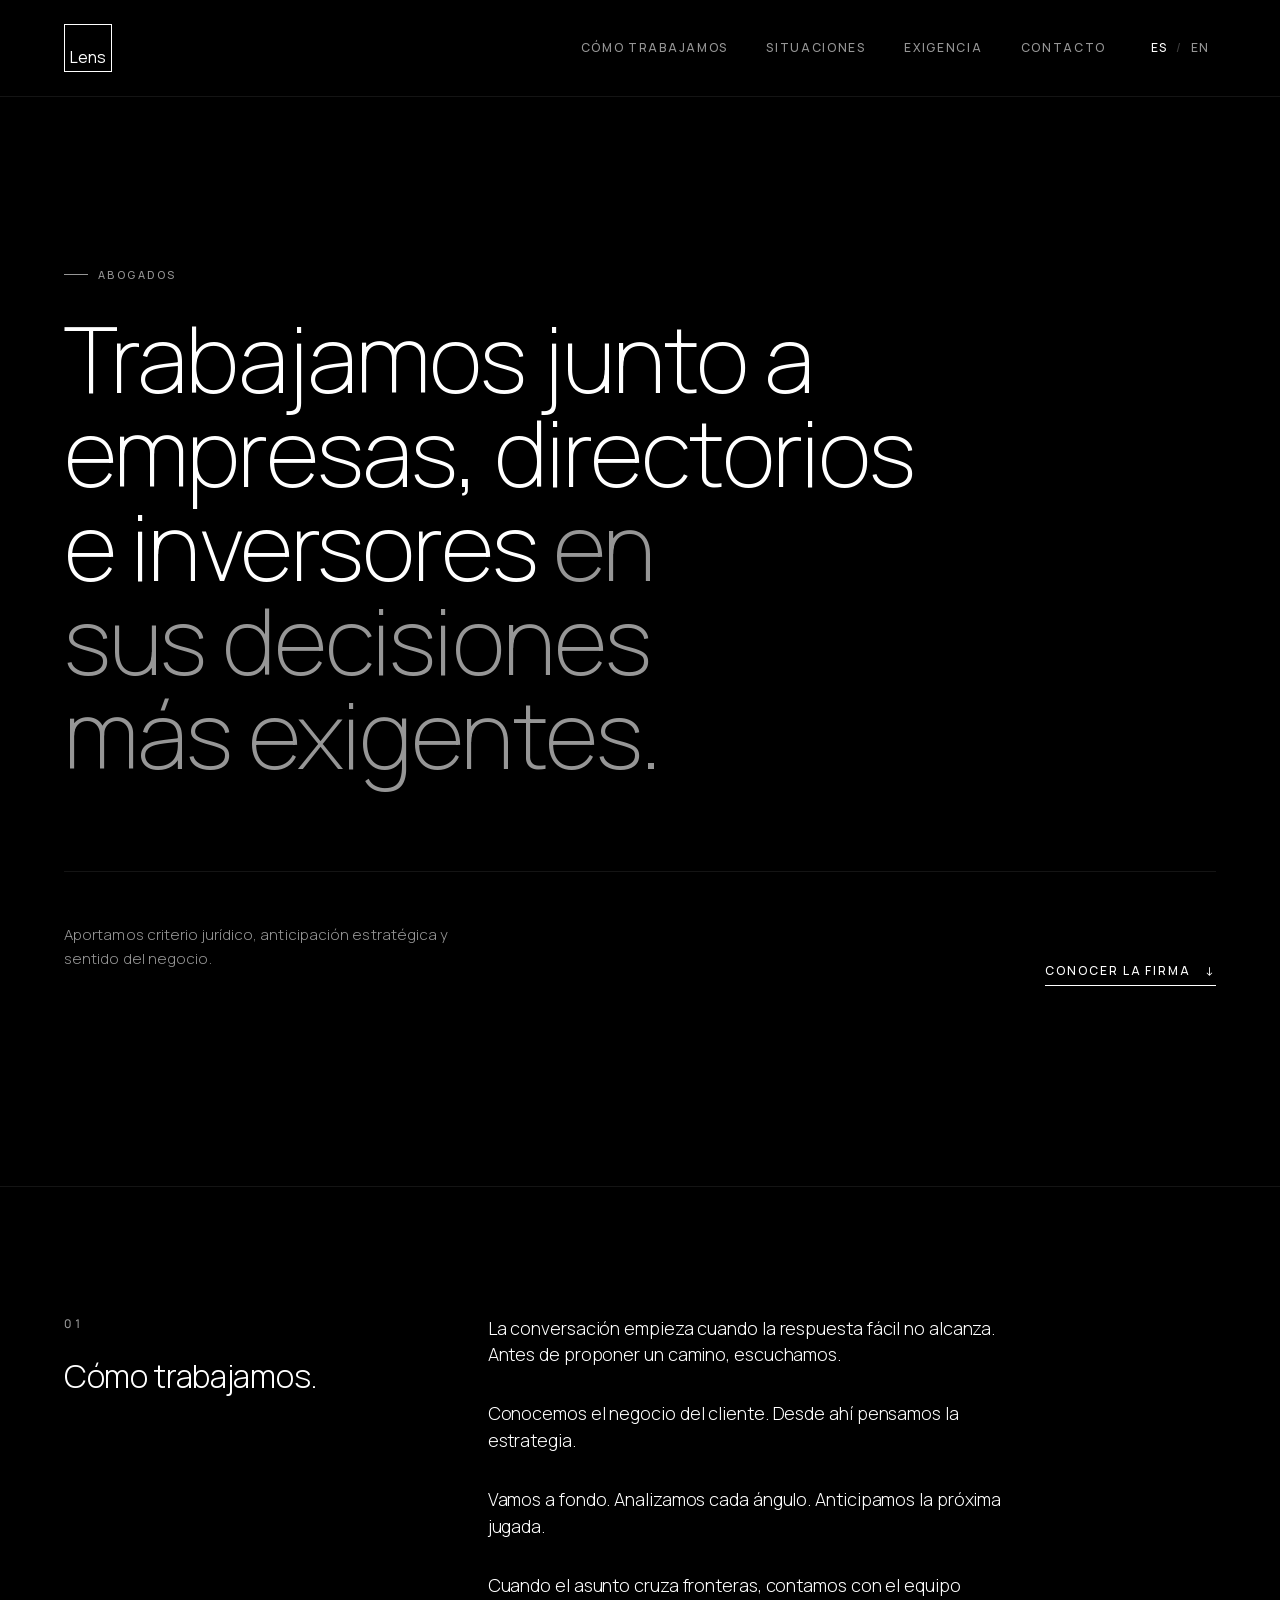
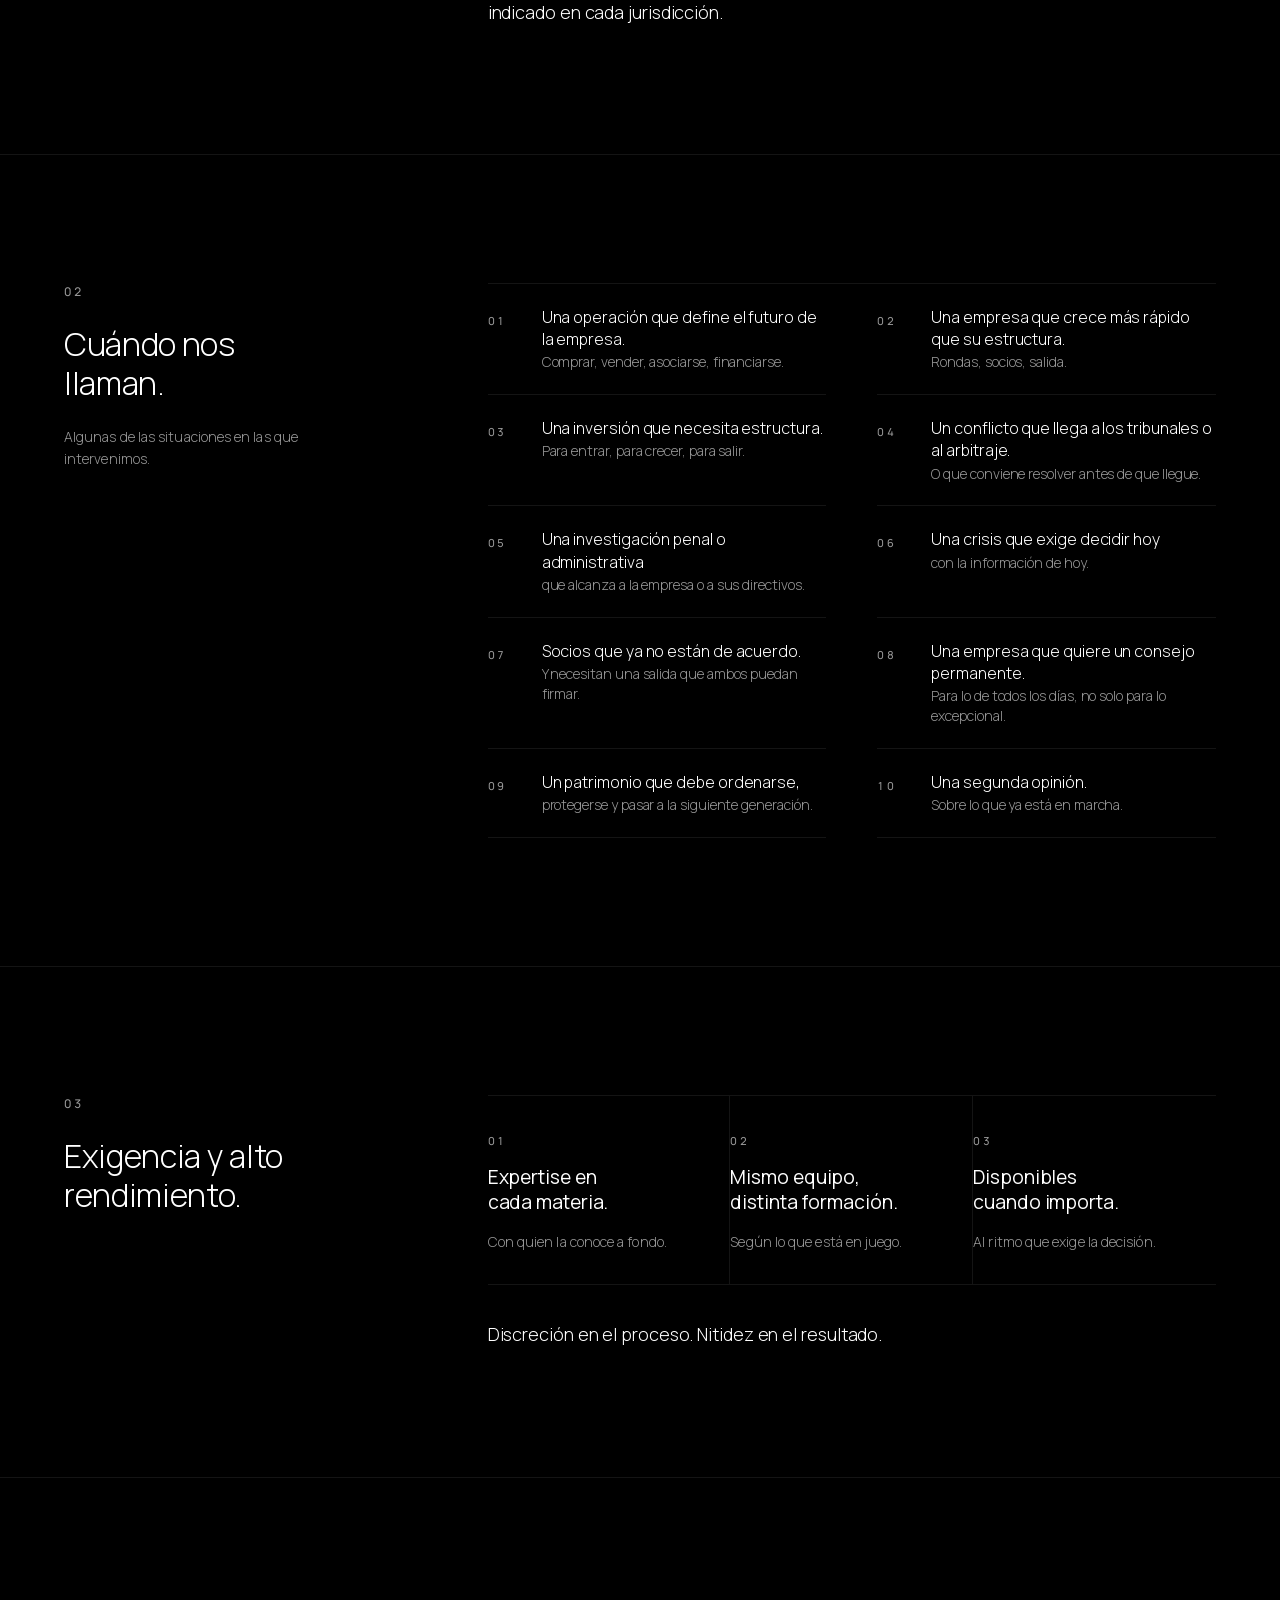
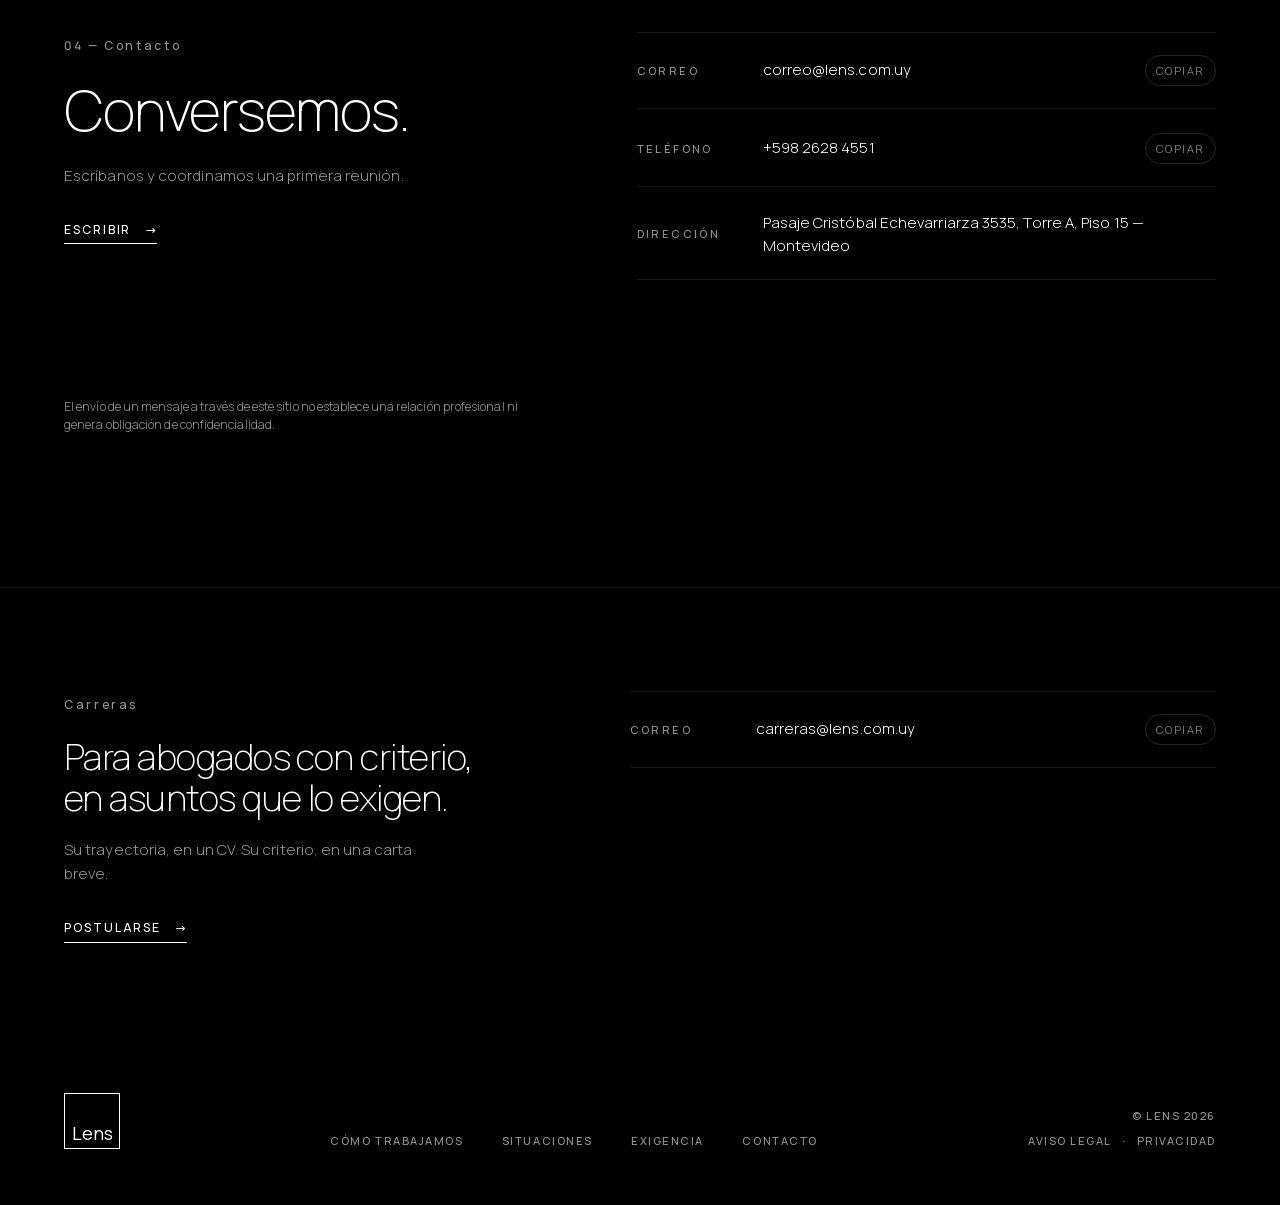
<file: index.html>
<!doctype html>
<html lang="es">
<head>
<meta charset="utf-8">
<meta name="viewport" content="width=device-width,initial-scale=1,viewport-fit=cover">
<title>Lens — Abogados</title>
<meta name="description" content="Lens trabaja junto a empresas, directorios e inversores en sus decisiones más exigentes. Criterio jurídico, anticipación estratégica y sentido del negocio.">
<link rel="canonical" href="https://lens.com.uy/">
<link rel="alternate" hreflang="es" href="https://lens.com.uy/">
<link rel="alternate" hreflang="en" href="https://lens.com.uy/en/">
<link rel="alternate" hreflang="x-default" href="https://lens.com.uy/">

<meta property="og:type" content="website">
<meta property="og:site_name" content="Lens">
<meta property="og:url" content="https://lens.com.uy/">
<meta property="og:title" content="Lens — Abogados">
<meta property="og:description" content="Trabajamos junto a empresas, directorios e inversores en sus decisiones más exigentes.">
<meta property="og:locale" content="es_UY">
<meta property="og:locale:alternate" content="en_US">
<meta property="og:image" content="https://lens.com.uy/assets/og-image.png">
<meta property="og:image:width" content="1200">
<meta property="og:image:height" content="630">
<meta property="og:image:alt" content="Lens">
<meta name="twitter:card" content="summary_large_image">

<meta name="theme-color" content="#000000">
<link rel="icon" href="/favicon.ico" sizes="32x32">
<link rel="icon" href="/icon.png" type="image/png" sizes="192x192">
<link rel="apple-touch-icon" href="/apple-touch-icon.png">

<link rel="preload" href="assets/fonts/manrope-latin.woff2" as="font" type="font/woff2" crossorigin>
<link rel="stylesheet" href="assets/styles.css">

<script type="application/ld+json">
{
  "@context": "https://schema.org",
  "@type": "LegalService",
  "@id": "https://lens.com.uy/#firm",
  "name": "Lens",
  "url": "https://lens.com.uy/",
  "logo": "https://lens.com.uy/assets/logo.png",
  "image": "https://lens.com.uy/assets/og-image.png",
  "description": "Lens trabaja junto a empresas, directorios e inversores en sus decisiones más exigentes. Criterio jurídico, anticipación estratégica y sentido del negocio.",
  "email": "correo@lens.com.uy",
  "telephone": "+598 2628 4551",
  "address": {
    "@type": "PostalAddress",
    "streetAddress": "Pasaje Cristóbal Echevarriarza 3535, Torre A, Piso 15",
    "addressLocality": "Montevideo",
    "addressCountry": "UY"
  },
  "knowsLanguage": ["es", "en"]
}
</script>
</head>
<body>

<a class="skip" href="#top">Saltar al contenido</a>

<header class="top shell">
  <a href="#top" class="mark" aria-label="Lens"><span>Lens</span></a>
  <nav class="nav" aria-label="Principal">
    <a href="#firma" class="nav-link">Cómo trabajamos</a>
    <a href="#situaciones" class="nav-link">Situaciones</a>
    <a href="#principios" class="nav-link">Exigencia</a>
    <a href="#contacto" class="nav-link">Contacto</a>
    <span class="lang" role="group" aria-label="Idioma">
      <a href="./" hreflang="es" lang="es" aria-current="true">ES</a>
      <span class="sep" aria-hidden="true">/</span>
      <a href="en/" hreflang="en" lang="en">EN</a>
    </span>
  </nav>
</header>

<main id="top">

  <!-- HERO -->
  <section class="hero shell" aria-labelledby="hero-h">
    <div>
      <span class="eyebrow">Abogados</span>
      <h1 id="hero-h" class="hero-title" style="margin-top: 28px;">
        Trabajamos junto a empresas, directorios e inversores <em>en sus decisiones más exigentes.</em>
      </h1>
    </div>
    <div class="hero-foot">
      <p class="hero-lead">Aportamos criterio jurídico, anticipación estratégica y sentido del negocio.</p>
      <a href="#firma" class="hero-cta">
        Conocer la firma
        <span class="arrow" aria-hidden="true">↓</span>
      </a>
    </div>
  </section>

  <!-- FIRMA -->
  <section class="section shell" id="firma" aria-labelledby="firma-h">
    <div class="sec-head">
      <span class="sec-num">01</span>
      <h2 id="firma-h" class="sec-kicker">Cómo trabajamos.</h2>
    </div>
    <div class="firma-body">
      <p>La conversación empieza cuando la respuesta fácil no alcanza. Antes de proponer un camino, escuchamos.</p>
      <p>Conocemos el negocio del cliente. Desde ahí pensamos la estrategia.</p>
      <p>Vamos a fondo. Analizamos cada ángulo. Anticipamos la próxima jugada.</p>
      <p>Cuando el asunto cruza fronteras, contamos con el equipo indicado en cada jurisdicción.</p>
    </div>
  </section>

  <!-- SITUACIONES -->
  <section class="section shell" id="situaciones" aria-labelledby="situaciones-h">
    <div class="sec-head">
      <span class="sec-num">02</span>
      <h2 id="situaciones-h" class="sec-kicker">Cuándo nos llaman.</h2>
      <p class="sec-intro">Algunas de las situaciones en las que intervenimos.</p>
    </div>
    <ul class="sits" role="list">
      <li class="sit">
        <span class="sit-num">01</span>
        <div>
          <p>Una operación que define el futuro de la empresa.</p>
          <p class="sit-sub">Comprar, vender, asociarse, financiarse.</p>
        </div>
      </li>
      <li class="sit">
        <span class="sit-num">02</span>
        <div>
          <p>Una empresa que crece más rápido que su estructura.</p>
          <p class="sit-sub">Rondas, socios, salida.</p>
        </div>
      </li>
      <li class="sit">
        <span class="sit-num">03</span>
        <div>
          <p>Una inversión que necesita estructura.</p>
          <p class="sit-sub">Para entrar, para crecer, para salir.</p>
        </div>
      </li>
      <li class="sit">
        <span class="sit-num">04</span>
        <div>
          <p>Un conflicto que llega a los tribunales o al arbitraje.</p>
          <p class="sit-sub">O que conviene resolver antes de que llegue.</p>
        </div>
      </li>
      <li class="sit">
        <span class="sit-num">05</span>
        <div>
          <p>Una investigación penal o administrativa</p>
          <p class="sit-sub">que alcanza a la empresa o a sus directivos.</p>
        </div>
      </li>
      <li class="sit">
        <span class="sit-num">06</span>
        <div>
          <p>Una crisis que exige decidir hoy</p>
          <p class="sit-sub">con la información de hoy.</p>
        </div>
      </li>
      <li class="sit">
        <span class="sit-num">07</span>
        <div>
          <p>Socios que ya no están de acuerdo.</p>
          <p class="sit-sub">Y necesitan una salida que ambos puedan firmar.</p>
        </div>
      </li>
      <li class="sit">
        <span class="sit-num">08</span>
        <div>
          <p>Una empresa que quiere un consejo permanente.</p>
          <p class="sit-sub">Para lo de todos los días, no solo para lo excepcional.</p>
        </div>
      </li>
      <li class="sit">
        <span class="sit-num">09</span>
        <div>
          <p>Un patrimonio que debe ordenarse,</p>
          <p class="sit-sub">protegerse y pasar a la siguiente generación.</p>
        </div>
      </li>
      <li class="sit">
        <span class="sit-num">10</span>
        <div>
          <p>Una segunda opinión.</p>
          <p class="sit-sub">Sobre lo que ya está en marcha.</p>
        </div>
      </li>
    </ul>
  </section>

  <!-- PILARES -->
  <section class="section shell" id="principios" aria-labelledby="principios-h">
    <div class="sec-head">
      <span class="sec-num">03</span>
      <h2 id="principios-h" class="sec-kicker">Exigencia y alto rendimiento.</h2>
    </div>
    <div>
      <div class="pillars">
        <div class="pillar">
          <span class="pillar-num">01</span>
          <h3>Expertise en cada materia.</h3>
          <p>Con quien la conoce a fondo.</p>
        </div>
        <div class="pillar">
          <span class="pillar-num">02</span>
          <h3>Mismo equipo, distinta formación.</h3>
          <p>Según lo que está en juego.</p>
        </div>
        <div class="pillar">
          <span class="pillar-num">03</span>
          <h3>Disponibles cuando importa.</h3>
          <p>Al ritmo que exige la decisión.</p>
        </div>
      </div>
      <p class="pillars-close">Discreción en el proceso. Nitidez en el resultado.</p>
    </div>
  </section>

  <!-- CONTACTO -->
  <section class="shell" id="contacto" aria-labelledby="contacto-h">
    <div class="contact">
      <div>
        <span class="sec-num">04 — Contacto</span>
        <h2 id="contacto-h" class="contact-title" style="margin-top: 24px;">Conversemos.</h2>
        <p class="contact-sub">Escríbanos y coordinamos una primera reunión.</p>
        <div class="contact-actions">
          <a class="hero-cta" href="mailto:correo@lens.com.uy?subject=Primera%20reuni%C3%B3n">Escribir <span class="arrow" aria-hidden="true">→</span></a>
        </div>
      </div>
      <div class="contact-list" role="list">
        <div class="contact-row" role="listitem">
          <span class="label">Correo</span>
          <a class="value" href="mailto:correo@lens.com.uy" data-copy="correo@lens.com.uy">correo@lens.com.uy</a>
          <button class="copy" type="button" data-copy-trigger="correo@lens.com.uy" aria-label="Copiar correo">Copiar</button>
        </div>
        <div class="contact-row" role="listitem">
          <span class="label">Teléfono</span>
          <a class="value" href="tel:+59826284551" data-copy="+598 2628 4551">+598 2628 4551</a>
          <button class="copy" type="button" data-copy-trigger="+598 2628 4551" aria-label="Copiar teléfono">Copiar</button>
        </div>
        <div class="contact-row" role="listitem">
          <span class="label">Dirección</span>
          <address class="value">Pasaje Cristóbal Echevarriarza 3535, Torre A, Piso 15 — Montevideo</address>
          <span></span>
        </div>
      </div>
      <p class="legal-note">El envío de un mensaje a través de este sitio no establece una relación profesional ni genera obligación de confidencialidad.</p>
    </div>
  </section>

  <!-- CARRERAS -->
  <section class="shell careers" id="carreras" aria-labelledby="carreras-h">
    <div class="careers-in">
      <div>
        <span class="sec-num">Carreras</span>
        <h2 id="carreras-h" class="careers-title">Para abogados con criterio, en asuntos que lo exigen.</h2>
        <p class="careers-text">Su trayectoria, en un CV. Su criterio, en una carta breve.</p>
        <div class="contact-actions">
          <a class="hero-cta" href="mailto:carreras@lens.com.uy?subject=Postulaci%C3%B3n&body=Adjunto%20mi%20CV%20y%20una%20carta%20breve%20sobre%20por%20qu%C3%A9%20quiero%20trabajar%20con%20ustedes.%0A%0ANombre%3A%0ATel%C3%A9fono%3A%0A">Postularse <span class="arrow" aria-hidden="true">→</span></a>
        </div>
      </div>
      <div class="contact-list" role="list">
        <div class="contact-row" role="listitem">
          <span class="label">Correo</span>
          <a class="value" href="mailto:carreras@lens.com.uy" data-copy="carreras@lens.com.uy">carreras@lens.com.uy</a>
          <button class="copy" type="button" data-copy-trigger="carreras@lens.com.uy" aria-label="Copiar correo de carreras">Copiar</button>
        </div>
      </div>
    </div>
  </section>

</main>

<footer class="foot shell">
  <a href="#top" class="mark" aria-label="Lens — volver arriba"><span>Lens</span></a>
  <nav class="foot-nav" aria-label="Pie de página">
    <a href="#firma">Cómo trabajamos</a>
    <a href="#situaciones">Situaciones</a>
    <a href="#principios">Exigencia</a>
    <a href="#contacto">Contacto</a>
  </nav>
  <div class="foot-meta">
    <span>© Lens 2026</span>
    <span class="foot-legal">
      <a href="#">Aviso legal</a>
      <span aria-hidden="true">·</span>
      <a href="#">Privacidad</a>
    </span>
  </div>
</footer>

<p id="copy-status" class="sr-only" aria-live="polite" data-msg="Copiado"></p>

<script src="assets/main.js" defer></script>

</body>
</html>
</file>
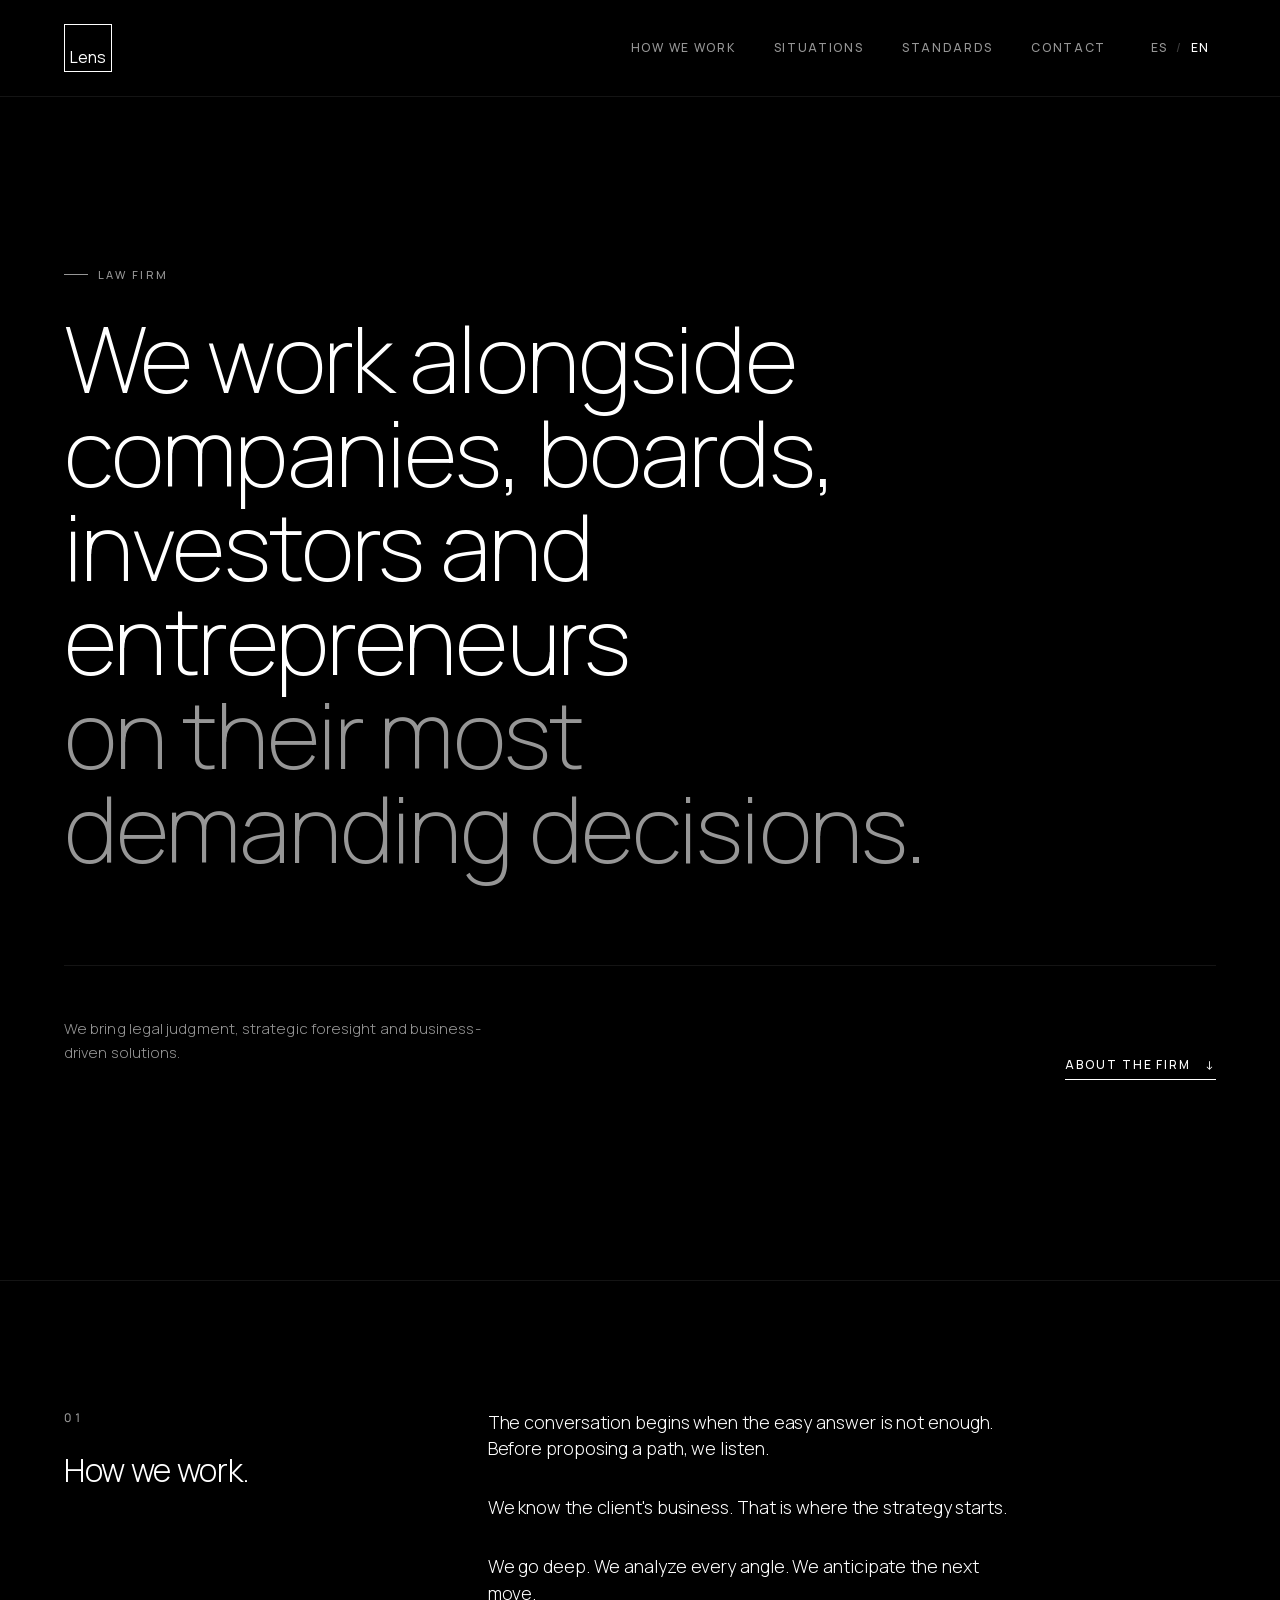
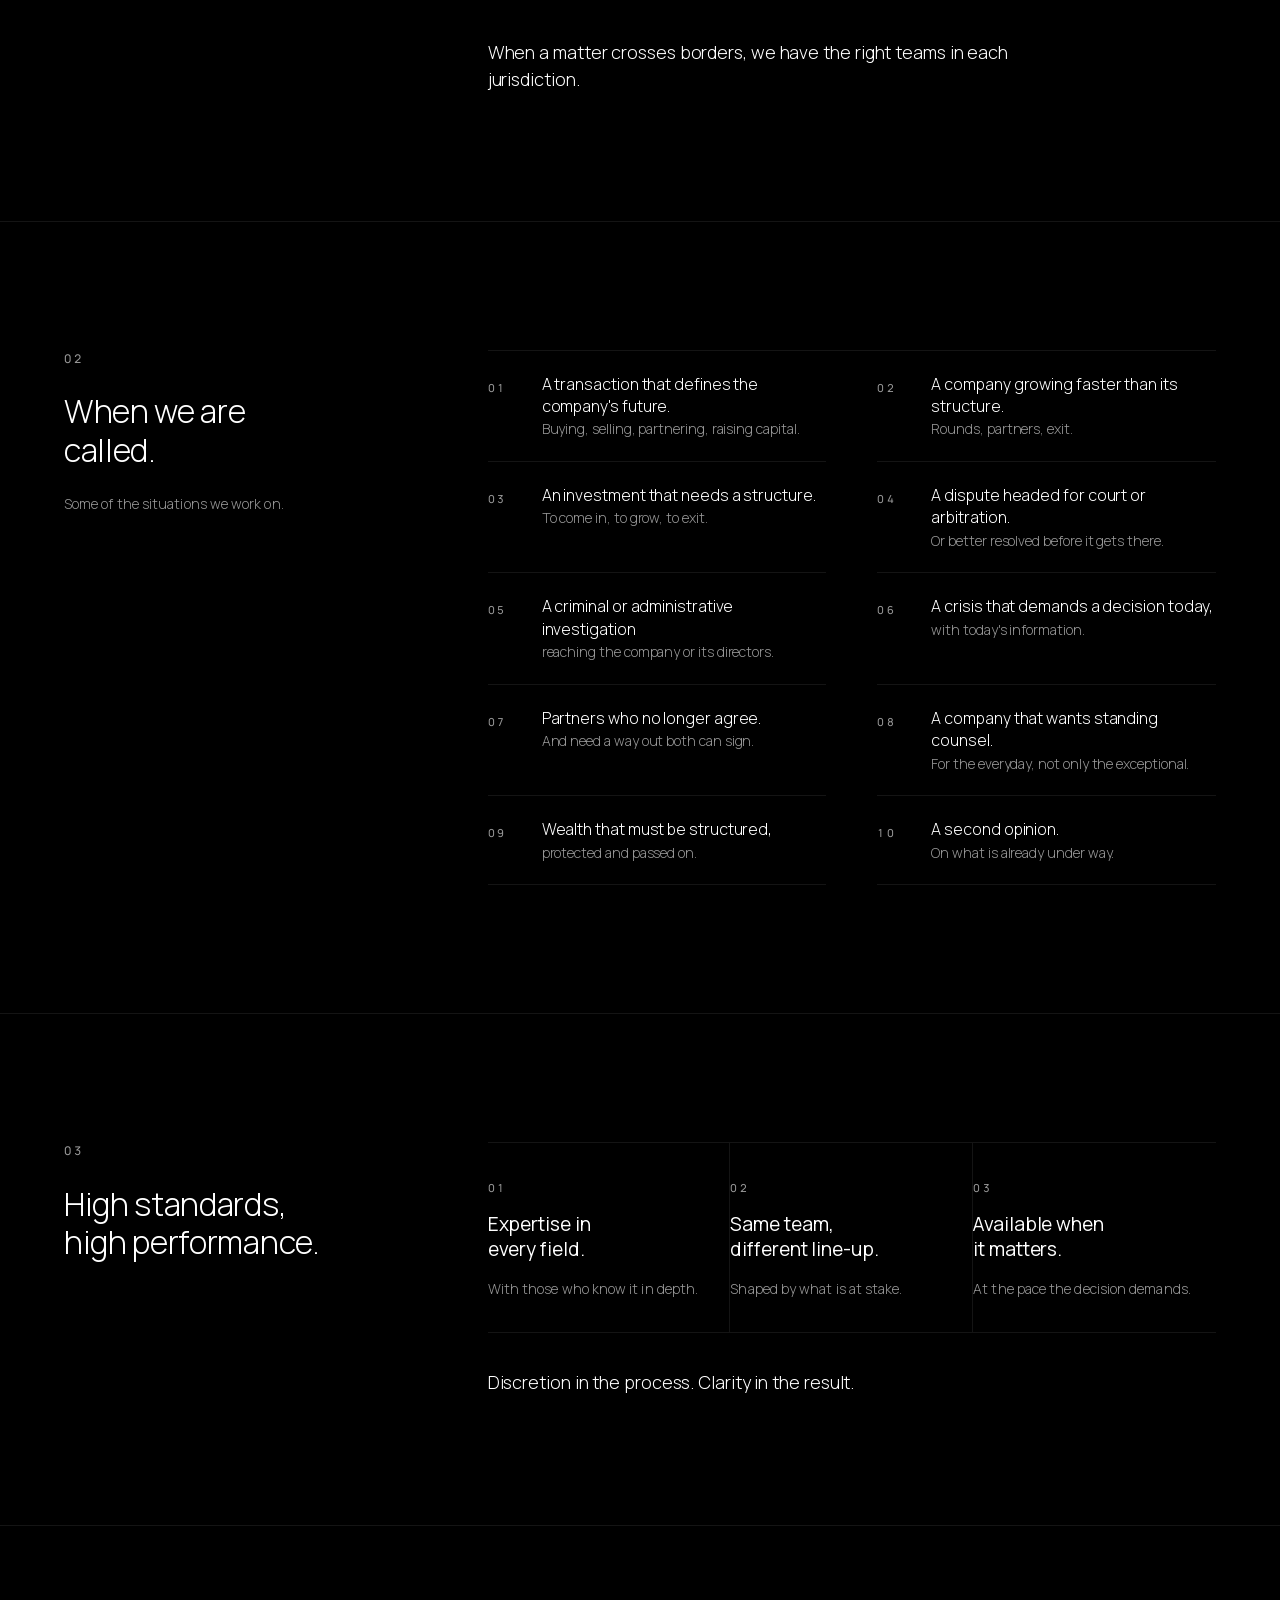
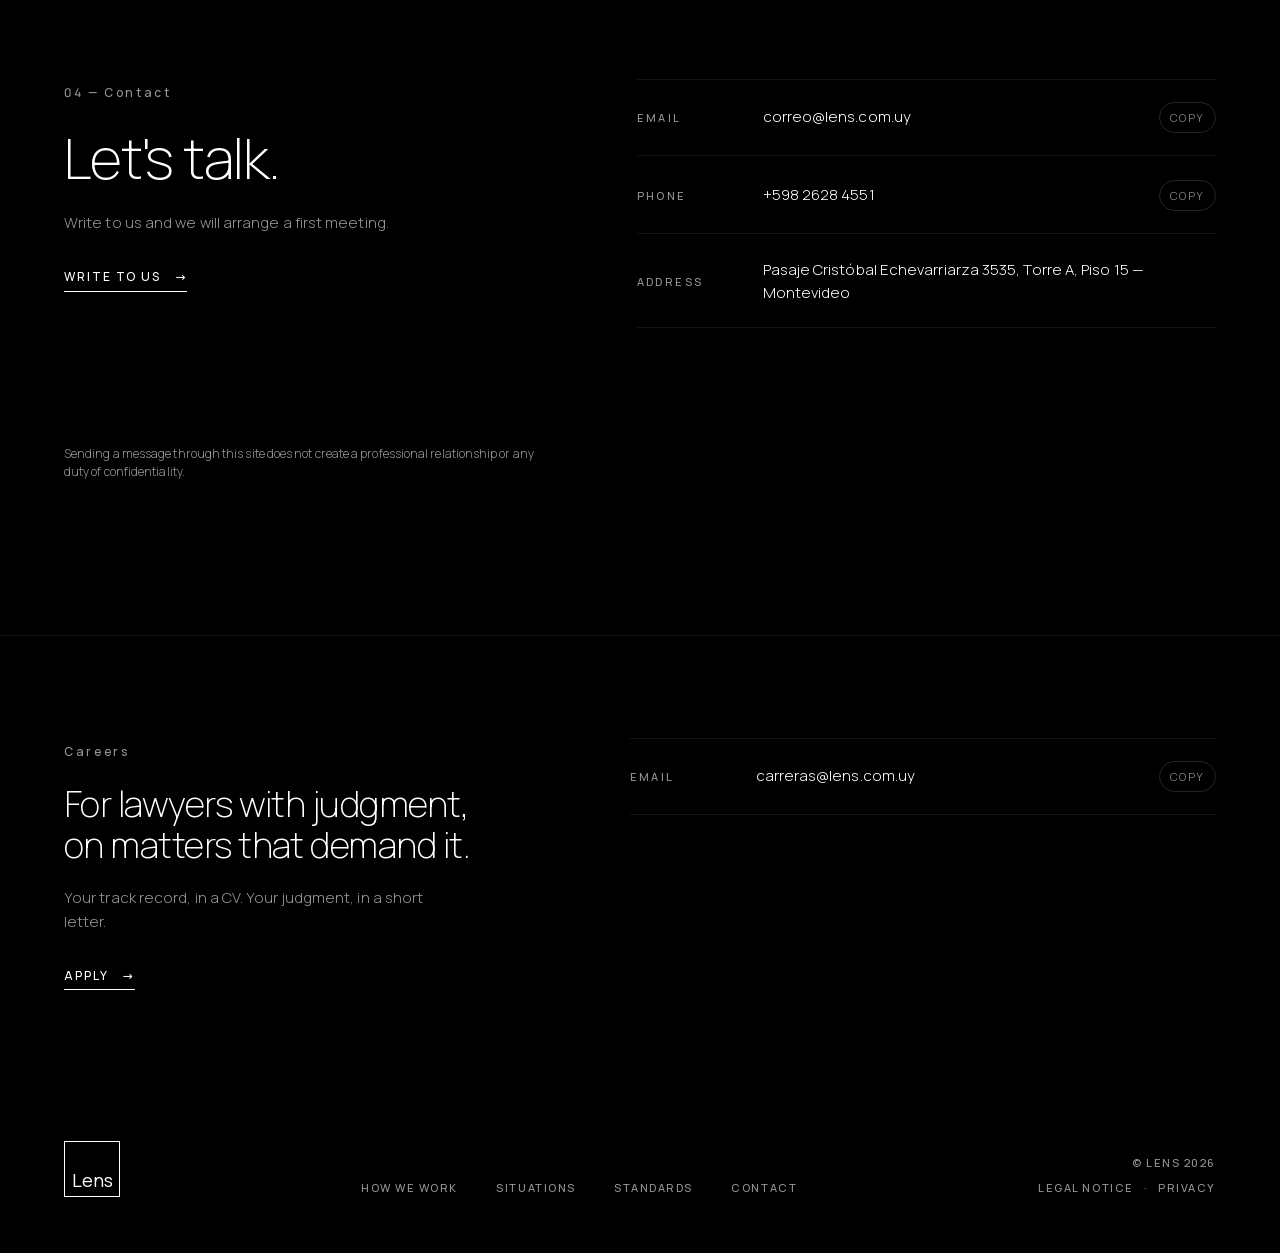
<file: en/index.html>
<!doctype html>
<html lang="en">
<head>
<meta charset="utf-8">
<meta name="viewport" content="width=device-width,initial-scale=1,viewport-fit=cover">
<title>Lens — Law firm</title>
<meta name="description" content="Lens works alongside companies, boards, investors and entrepreneurs on their most demanding decisions. Legal judgment, strategic foresight and business-driven solutions.">
<link rel="canonical" href="https://lens.com.uy/en/">
<link rel="alternate" hreflang="es" href="https://lens.com.uy/">
<link rel="alternate" hreflang="en" href="https://lens.com.uy/en/">
<link rel="alternate" hreflang="x-default" href="https://lens.com.uy/">

<meta property="og:type" content="website">
<meta property="og:site_name" content="Lens">
<meta property="og:url" content="https://lens.com.uy/en/">
<meta property="og:title" content="Lens — Law firm">
<meta property="og:description" content="We work alongside companies, boards, investors and entrepreneurs on their most demanding decisions.">
<meta property="og:locale" content="en_US">
<meta property="og:locale:alternate" content="es_UY">
<meta property="og:image" content="https://lens.com.uy/assets/og-image.png">
<meta property="og:image:width" content="1200">
<meta property="og:image:height" content="630">
<meta property="og:image:alt" content="Lens">
<meta name="twitter:card" content="summary_large_image">

<meta name="theme-color" content="#000000">
<link rel="icon" href="/favicon.ico" sizes="32x32">
<link rel="icon" href="/icon.png" type="image/png" sizes="192x192">
<link rel="apple-touch-icon" href="/apple-touch-icon.png">

<link rel="preload" href="../assets/fonts/manrope-latin.woff2" as="font" type="font/woff2" crossorigin>
<link rel="stylesheet" href="../assets/styles.css">

<script type="application/ld+json">
{
  "@context": "https://schema.org",
  "@type": "LegalService",
  "@id": "https://lens.com.uy/#firm",
  "name": "Lens",
  "url": "https://lens.com.uy/en/",
  "logo": "https://lens.com.uy/assets/logo.png",
  "image": "https://lens.com.uy/assets/og-image.png",
  "description": "Lens works alongside companies, boards, investors and entrepreneurs on their most demanding decisions. Legal judgment, strategic foresight and business-driven solutions.",
  "email": "correo@lens.com.uy",
  "telephone": "+598 2628 4551",
  "address": {
    "@type": "PostalAddress",
    "streetAddress": "Pasaje Cristóbal Echevarriarza 3535, Torre A, Piso 15",
    "addressLocality": "Montevideo",
    "addressCountry": "UY"
  },
  "knowsLanguage": ["es", "en"]
}
</script>
</head>
<body>

<a class="skip" href="#top">Skip to content</a>

<header class="top shell">
  <a href="#top" class="mark" aria-label="Lens"><span>Lens</span></a>
  <nav class="nav" aria-label="Primary">
    <a href="#firma" class="nav-link">How we work</a>
    <a href="#situaciones" class="nav-link">Situations</a>
    <a href="#principios" class="nav-link">Standards</a>
    <a href="#contacto" class="nav-link">Contact</a>
    <span class="lang" role="group" aria-label="Language">
      <a href="../" hreflang="es" lang="es">ES</a>
      <span class="sep" aria-hidden="true">/</span>
      <a href="./" hreflang="en" lang="en" aria-current="true">EN</a>
    </span>
  </nav>
</header>

<main id="top">

  <!-- HERO -->
  <section class="hero shell" aria-labelledby="hero-h">
    <div>
      <span class="eyebrow">Law firm</span>
      <h1 id="hero-h" class="hero-title" style="margin-top: 28px;">
        We work alongside companies, boards, investors and entrepreneurs <em>on their most demanding decisions.</em>
      </h1>
    </div>
    <div class="hero-foot">
      <p class="hero-lead">We bring legal judgment, strategic foresight and business-driven solutions.</p>
      <a href="#firma" class="hero-cta">
        About the firm
        <span class="arrow" aria-hidden="true">↓</span>
      </a>
    </div>
  </section>

  <!-- FIRMA -->
  <section class="section shell" id="firma" aria-labelledby="firma-h">
    <div class="sec-head">
      <span class="sec-num">01</span>
      <h2 id="firma-h" class="sec-kicker">How we work.</h2>
    </div>
    <div class="firma-body">
      <p>The conversation begins when the easy answer is not enough. Before proposing a path, we listen.</p>
      <p>We know the client's business. That is where the strategy starts.</p>
      <p>We go deep. We analyze every angle. We anticipate the next move.</p>
      <p>When a matter crosses borders, we have the right teams in each jurisdiction.</p>
    </div>
  </section>

  <!-- SITUACIONES -->
  <section class="section shell" id="situaciones" aria-labelledby="situaciones-h">
    <div class="sec-head">
      <span class="sec-num">02</span>
      <h2 id="situaciones-h" class="sec-kicker">When we are called.</h2>
      <p class="sec-intro">Some of the situations we work on.</p>
    </div>
    <ul class="sits" role="list">
      <li class="sit">
        <span class="sit-num">01</span>
        <div>
          <p>A transaction that defines the company's future.</p>
          <p class="sit-sub">Buying, selling, partnering, raising capital.</p>
        </div>
      </li>
      <li class="sit">
        <span class="sit-num">02</span>
        <div>
          <p>A company growing faster than its structure.</p>
          <p class="sit-sub">Rounds, partners, exit.</p>
        </div>
      </li>
      <li class="sit">
        <span class="sit-num">03</span>
        <div>
          <p>An investment that needs a structure.</p>
          <p class="sit-sub">To come in, to grow, to exit.</p>
        </div>
      </li>
      <li class="sit">
        <span class="sit-num">04</span>
        <div>
          <p>A dispute headed for court or arbitration.</p>
          <p class="sit-sub">Or better resolved before it gets there.</p>
        </div>
      </li>
      <li class="sit">
        <span class="sit-num">05</span>
        <div>
          <p>A criminal or administrative investigation</p>
          <p class="sit-sub">reaching the company or its directors.</p>
        </div>
      </li>
      <li class="sit">
        <span class="sit-num">06</span>
        <div>
          <p>A crisis that demands a decision today,</p>
          <p class="sit-sub">with today's information.</p>
        </div>
      </li>
      <li class="sit">
        <span class="sit-num">07</span>
        <div>
          <p>Partners who no longer agree.</p>
          <p class="sit-sub">And need a way out both can sign.</p>
        </div>
      </li>
      <li class="sit">
        <span class="sit-num">08</span>
        <div>
          <p>A company that wants standing counsel.</p>
          <p class="sit-sub">For the everyday, not only the exceptional.</p>
        </div>
      </li>
      <li class="sit">
        <span class="sit-num">09</span>
        <div>
          <p>Wealth that must be structured,</p>
          <p class="sit-sub">protected and passed on.</p>
        </div>
      </li>
      <li class="sit">
        <span class="sit-num">10</span>
        <div>
          <p>A second opinion.</p>
          <p class="sit-sub">On what is already under way.</p>
        </div>
      </li>
    </ul>
  </section>

  <!-- PILARES -->
  <section class="section shell" id="principios" aria-labelledby="principios-h">
    <div class="sec-head">
      <span class="sec-num">03</span>
      <h2 id="principios-h" class="sec-kicker">High standards, high performance.</h2>
    </div>
    <div>
      <div class="pillars">
        <div class="pillar">
          <span class="pillar-num">01</span>
          <h3>Expertise in every field.</h3>
          <p>With those who know it in depth.</p>
        </div>
        <div class="pillar">
          <span class="pillar-num">02</span>
          <h3>Same team, different line-up.</h3>
          <p>Shaped by what is at stake.</p>
        </div>
        <div class="pillar">
          <span class="pillar-num">03</span>
          <h3>Available when it matters.</h3>
          <p>At the pace the decision demands.</p>
        </div>
      </div>
      <p class="pillars-close">Discretion in the process. Clarity in the result.</p>
    </div>
  </section>

  <!-- CONTACTO -->
  <section class="shell" id="contacto" aria-labelledby="contacto-h">
    <div class="contact">
      <div>
        <span class="sec-num">04 — Contact</span>
        <h2 id="contacto-h" class="contact-title" style="margin-top: 24px;">Let's talk.</h2>
        <p class="contact-sub">Write to us and we will arrange a first meeting.</p>
        <div class="contact-actions">
          <a class="hero-cta" href="mailto:correo@lens.com.uy?subject=First%20meeting">Write to us <span class="arrow" aria-hidden="true">→</span></a>
        </div>
      </div>
      <div class="contact-list" role="list">
        <div class="contact-row" role="listitem">
          <span class="label">Email</span>
          <a class="value" href="mailto:correo@lens.com.uy" data-copy="correo@lens.com.uy">correo@lens.com.uy</a>
          <button class="copy" type="button" data-copy-trigger="correo@lens.com.uy" aria-label="Copy email">Copy</button>
        </div>
        <div class="contact-row" role="listitem">
          <span class="label">Phone</span>
          <a class="value" href="tel:+59826284551" data-copy="+598 2628 4551">+598 2628 4551</a>
          <button class="copy" type="button" data-copy-trigger="+598 2628 4551" aria-label="Copy phone">Copy</button>
        </div>
        <div class="contact-row" role="listitem">
          <span class="label">Address</span>
          <address class="value">Pasaje Cristóbal Echevarriarza 3535, Torre A, Piso 15 — Montevideo</address>
          <span></span>
        </div>
      </div>
      <p class="legal-note">Sending a message through this site does not create a professional relationship or any duty of confidentiality.</p>
    </div>
  </section>

  <!-- CARRERAS -->
  <section class="shell careers" id="carreras" aria-labelledby="carreras-h">
    <div class="careers-in">
      <div>
        <span class="sec-num">Careers</span>
        <h2 id="carreras-h" class="careers-title">For lawyers with judgment, on matters that demand it.</h2>
        <p class="careers-text">Your track record, in a CV. Your judgment, in a short letter.</p>
        <div class="contact-actions">
          <a class="hero-cta" href="mailto:carreras@lens.com.uy?subject=Application&body=I%20attach%20my%20CV%20and%20a%20short%20letter%20on%20why%20I%20would%20like%20to%20work%20with%20you.%0A%0AName%3A%0APhone%3A%0A">Apply <span class="arrow" aria-hidden="true">→</span></a>
        </div>
      </div>
      <div class="contact-list" role="list">
        <div class="contact-row" role="listitem">
          <span class="label">Email</span>
          <a class="value" href="mailto:carreras@lens.com.uy" data-copy="carreras@lens.com.uy">carreras@lens.com.uy</a>
          <button class="copy" type="button" data-copy-trigger="carreras@lens.com.uy" aria-label="Copy careers email">Copy</button>
        </div>
      </div>
    </div>
  </section>

</main>

<footer class="foot shell">
  <a href="#top" class="mark" aria-label="Lens — back to top"><span>Lens</span></a>
  <nav class="foot-nav" aria-label="Footer">
    <a href="#firma">How we work</a>
    <a href="#situaciones">Situations</a>
    <a href="#principios">Standards</a>
    <a href="#contacto">Contact</a>
  </nav>
  <div class="foot-meta">
    <span>© Lens 2026</span>
    <span class="foot-legal">
      <a href="#">Legal notice</a>
      <span aria-hidden="true">·</span>
      <a href="#">Privacy</a>
    </span>
  </div>
</footer>

<p id="copy-status" class="sr-only" aria-live="polite" data-msg="Copied"></p>

<script src="../assets/main.js" defer></script>

</body>
</html>
</file>
<file: assets/styles.css>
/* Layout concept: single vertical scroll, black ground, Manrope throughout.
   The logotype's square frame becomes the structural device of the whole page. */

/* Manrope (variable, latin subset), self-hosted. */
@font-face {
  font-family: 'Manrope';
  font-style: normal;
  font-weight: 200 500;
  font-display: swap;
  src: url(fonts/manrope-latin.woff2) format('woff2');
  unicode-range: U+0000-00FF, U+0131, U+0152-0153, U+02BB-02BC, U+02C6, U+02DA, U+02DC, U+0304, U+0308, U+0329, U+2000-206F, U+20AC, U+2122, U+2191, U+2193, U+2212, U+2215, U+FEFF, U+FFFD;
}

:root {
  --ink: #000000;
  --ink-2: #212121;
  --ink-3: #424242;
  --ink-4: #616161;
  --ink-5: #969696;
  --paper: #FFFFFF;
  --paper-2: #F4F4F4;
  --rule: rgba(255,255,255,0.14);
  --rule-faint: rgba(255,255,255,0.08);
  --bg: var(--ink);
  --fg: var(--paper);
  --mute: var(--ink-5);
  --sans: 'Manrope', ui-sans-serif, system-ui, -apple-system, 'Segoe UI', Roboto, sans-serif;
  --top-h: 97px; /* sticky header height: 24px padding ×2 + 48px mark + 1px rule */
  color-scheme: dark;
}
* { box-sizing: border-box; }
html { scroll-padding-top: calc(var(--top-h) + env(safe-area-inset-top, 0px)); }
@media (prefers-reduced-motion: no-preference) {
  html { scroll-behavior: smooth; }
}
html, body { background: var(--bg); color: var(--fg); font-family: var(--sans); }
body { margin: 0; font-weight: 300; -webkit-font-smoothing: antialiased; letter-spacing: 0.005em; line-height: 1.55; }
img, svg { max-width: 100%; display: block; }
a { color: inherit; text-decoration: none; }
button { font: inherit; color: inherit; background: none; border: 0; cursor: pointer; padding: 0; letter-spacing: inherit; }
::selection { background: var(--paper); color: var(--ink); }
:focus-visible { outline: 1px solid var(--paper); outline-offset: 4px; }

.sr-only {
  position: absolute; width: 1px; height: 1px; padding: 0; margin: -1px;
  overflow: hidden; clip: rect(0 0 0 0); white-space: nowrap; border: 0;
}
.skip {
  position: absolute; left: 16px; top: -100px; z-index: 30;
  padding: 10px 14px; background: var(--paper); color: var(--ink);
  font-size: 12px; letter-spacing: 0.14em; text-transform: uppercase; font-weight: 500;
}
.skip:focus { top: 16px; }

/* --- Shell --- */
.shell { padding-inline: clamp(20px, 5vw, 72px); }

/* --- Top bar --- */
.top {
  display: flex; align-items: center; justify-content: space-between;
  padding-block: 24px;
  position: sticky; top: env(safe-area-inset-top, 0px);
  background: var(--bg);
  z-index: 20;
  border-bottom: 1px solid var(--rule-faint);
}
/* Logotipo según manual (p. 4 y 12): envolvente cuadrada de trazo fino,
   palabra centrada horizontalmente y apoyada en el tercio inferior.
   Proporciones medidas del manual: ancho de palabra ≈ 66 % del cuadrado,
   altura de mayúscula ≈ 19 %, margen inferior ≈ 19 %, laterales ≈ 17 %. */
.mark {
  --mk: 48px;
  width: var(--mk); height: var(--mk);
  border: 1px solid var(--paper);
  position: relative;
  display: block;
  font-weight: 400; letter-spacing: 0;
}
.mark > span {
  position: absolute; left: 0; right: 0;
  bottom: calc(var(--mk) * 0.10);
  text-align: center;
  font-size: calc(var(--mk) * 0.33);
  line-height: 1;
}
.nav {
  display: flex; align-items: center; gap: clamp(18px, 3vw, 40px);
  font-size: 12px; letter-spacing: 0.14em; text-transform: uppercase; font-weight: 500;
}
.nav a { color: var(--mute); transition: color .25s ease; }
.nav a:hover { color: var(--paper); }
.lang {
  display: inline-flex; gap: 2px; color: var(--mute);
  font-size: 12px; letter-spacing: 0.14em; text-transform: uppercase; font-weight: 500;
}
.lang a { padding: 4px 6px; color: var(--mute); transition: color .25s ease; }
.lang a:hover, .lang a[aria-current] { color: var(--paper); }
.lang .sep { opacity: .4; align-self: center; }
@media (max-width: 720px) {
  .nav .nav-link { display: none; }
}

/* --- Hero --- */
.hero {
  padding-block: clamp(72px, 14vw, 160px) clamp(96px, 16vw, 200px);
  display: grid;
  grid-template-columns: 1fr;
  gap: clamp(48px, 7vw, 96px);
  border-bottom: 1px solid var(--rule-faint);
}
.eyebrow {
  font-size: 11px; letter-spacing: 0.22em; text-transform: uppercase;
  color: var(--mute); font-weight: 500;
  display: inline-flex; align-items: center; gap: 10px;
}
.eyebrow::before {
  content: ""; width: 24px; height: 1px; background: var(--mute);
}
.hero-title {
  font-weight: 200;
  font-size: clamp(40px, 7.2vw, 112px);
  line-height: 1.02;
  letter-spacing: -0.02em;
  text-wrap: balance;
  margin: 0;
  max-width: 18ch;
}
.hero-title em {
  font-style: normal;
  color: var(--ink-5);
}
.hero-foot {
  display: grid;
  grid-template-columns: 1fr auto;
  gap: 32px;
  align-items: end;
  padding-top: 36px;
  border-top: 1px solid var(--rule-faint);
}
.hero-lead {
  max-width: 48ch;
  font-size: clamp(15px, 1.1vw, 17px);
  color: var(--ink-5);
  font-weight: 300;
  line-height: 1.6;
}
.hero-cta {
  font-size: 12px; letter-spacing: 0.16em; text-transform: uppercase; font-weight: 500;
  display: inline-flex; align-items: center; gap: 14px;
  color: var(--paper);
  padding-bottom: 4px;
  border-bottom: 1px solid var(--paper);
  white-space: nowrap;
}
.hero-cta .arrow {
  display: inline-block; transition: transform .3s ease;
}
.hero-cta:hover .arrow { transform: translateX(6px); }
@media (max-width: 640px) {
  .hero-foot { grid-template-columns: 1fr; }
}

/* --- Section grid shared --- */
.section {
  padding-block: clamp(80px, 10vw, 140px);
  border-bottom: 1px solid var(--rule-faint);
  display: grid;
  grid-template-columns: minmax(0, 1fr) minmax(0, 2.1fr);
  gap: clamp(40px, 6vw, 96px);
}
@media (max-width: 820px) {
  .section { grid-template-columns: 1fr; gap: 40px; }
}
.sec-head { display: flex; flex-direction: column; gap: 24px; }
.sec-num {
  font-size: 12px; letter-spacing: 0.22em; color: var(--ink-5); font-weight: 500;
  font-variant-numeric: tabular-nums;
}
.sec-kicker {
  font-size: clamp(22px, 2.6vw, 32px);
  font-weight: 300;
  letter-spacing: -0.01em;
  line-height: 1.2;
  margin: 0;
  max-width: 14ch;
  color: var(--paper);
}

/* --- Firma body --- */
.firma-body {
  display: flex;
  flex-direction: column;
  gap: 32px;
  max-width: 60ch;
}
.firma-body p {
  margin: 0;
  font-size: clamp(17px, 1.4vw, 22px);
  line-height: 1.5;
  font-weight: 300;
  color: var(--paper);
  letter-spacing: -0.005em;
}
.firma-body p.muted { color: var(--ink-5); font-size: clamp(15px, 1.15vw, 18px); line-height: 1.6; }
.firma-rule {
  height: 1px; background: var(--rule-faint); border: 0; margin: 0;
}

/* --- Situaciones --- */
.sec-intro { margin: 0; font-size: 14px; color: var(--ink-5); line-height: 1.6; max-width: 30ch; }
.sits { list-style: none; margin: 0; padding: 0; display: grid; grid-template-columns: repeat(2, minmax(0, 1fr)); gap: 0 clamp(24px, 4vw, 56px); border-top: 1px solid var(--rule-faint); }
.sit { display: grid; grid-template-columns: 40px 1fr; gap: 14px; padding: 22px 0; border-bottom: 1px solid var(--rule-faint); }
.sit-num { font-size: 11px; letter-spacing: 0.22em; color: var(--ink-5); font-weight: 500; padding-top: 6px; font-variant-numeric: tabular-nums; }
.sit p { margin: 0; font-size: clamp(16px, 1.25vw, 19px); line-height: 1.4; font-weight: 300; color: var(--paper); letter-spacing: -0.005em; }
.sit .sit-sub { font-size: 14px; color: var(--ink-5); margin-top: 2px; }
@media (max-width: 760px) { .sits { grid-template-columns: 1fr; } }

/* --- Pillars (three principles) --- */
.pillars {
  display: grid;
  grid-template-columns: repeat(3, minmax(0, 1fr));
  gap: 0;
  border-top: 1px solid var(--rule-faint);
}
.pillars-4 { grid-template-columns: repeat(2, minmax(0, 1fr)); }
.pillars-4 .pillar:nth-child(2n) { border-right: 0; padding-right: 0; }
.pillars-4 .pillar:nth-child(-n+2) { border-bottom: 1px solid var(--rule-faint); }
.pillars-4 .pillar:nth-child(2n+1) { padding-right: clamp(16px, 2vw, 32px); }
@media (max-width: 760px) {
  .pillars, .pillars-4 { grid-template-columns: 1fr; }
  .pillars-4 .pillar { border-bottom: 1px solid var(--rule-faint); }
  .pillars-4 .pillar:last-child { border-bottom: 0; }
}
.pillar {
  padding: 36px clamp(16px, 2vw, 32px) 32px 0;
  display: flex; flex-direction: column; gap: 16px;
  border-right: 1px solid var(--rule-faint);
}
.pillar:last-child { border-right: 0; padding-right: 0; }
@media (max-width: 760px) {
  .pillar { border-right: 0; border-bottom: 1px solid var(--rule-faint); padding: 28px 0; }
  .pillar:last-child { border-bottom: 0; }
}
.pillar-num {
  font-size: 11px; letter-spacing: 0.22em; color: var(--ink-5); font-weight: 500;
  font-variant-numeric: tabular-nums;
}
.pillar h3 {
  margin: 0;
  font-size: clamp(18px, 1.5vw, 22px);
  font-weight: 400;
  letter-spacing: -0.005em;
  line-height: 1.3;
  color: var(--paper);
  text-wrap: balance;
  max-width: 16ch;
}
.pillars-close {
  margin: 0;
  padding-top: 36px;
  border-top: 1px solid var(--rule-faint);
  font-size: clamp(17px, 1.4vw, 22px);
  font-weight: 300;
  color: var(--paper);
  letter-spacing: -0.005em;
}
.pillar p {
  margin: 0;
  font-size: 14px;
  line-height: 1.55;
  color: var(--ink-5);
  font-weight: 300;
  max-width: 32ch;
}

/* --- Contact section --- */
.contact {
  display: grid;
  grid-template-columns: minmax(0, 1fr) minmax(0, 1.2fr);
  gap: clamp(48px, 7vw, 120px);
  padding-block: clamp(96px, 12vw, 160px);
  align-items: start;
}
@media (max-width: 820px) {
  .contact { grid-template-columns: 1fr; gap: 48px; }
}
.contact-title {
  font-weight: 200;
  font-size: clamp(32px, 4.4vw, 64px);
  line-height: 1.05;
  letter-spacing: -0.02em;
  margin: 0 0 24px 0;
  text-wrap: balance;
  max-width: 14ch;
}
.contact-sub {
  font-size: clamp(15px, 1.15vw, 17px);
  color: var(--ink-5); line-height: 1.6; font-weight: 300;
  max-width: 42ch;
  margin: 0;
}
.contact-list {
  display: grid; gap: 2px;
  border-top: 1px solid var(--rule-faint);
}
.contact-row {
  display: grid;
  grid-template-columns: 110px 1fr auto;
  gap: 16px;
  align-items: center;
  padding: 22px 0;
  border-bottom: 1px solid var(--rule-faint);
}
@media (max-width: 480px) {
  .contact-row { grid-template-columns: 90px 1fr; }
  .contact-row .copy { grid-column: 1 / -1; justify-self: start; margin-top: 4px; }
}
.contact-row .label {
  font-size: 11px; letter-spacing: 0.22em; text-transform: uppercase; color: var(--ink-5); font-weight: 500;
}
.contact-row .value {
  font-size: clamp(15px, 1.15vw, 17px);
  color: var(--paper); font-weight: 300;
  font-style: normal;
  word-break: break-word;
}
/* Mail / phone links: a hairline underline draws in from the left. */
.contact-row a.value {
  justify-self: start;
  padding-bottom: 2px;
  background: linear-gradient(currentColor, currentColor) no-repeat 0 100% / 0 1px;
  transition: background-size .45s cubic-bezier(.2, .7, .2, 1);
}
.contact-row a.value:hover,
.contact-row a.value:focus-visible { background-size: 100% 1px; }
.copy {
  font-size: 11px; letter-spacing: 0.14em; text-transform: uppercase; color: var(--ink-5);
  padding: 6px 10px; border: 1px solid var(--rule); border-radius: 999px;
  transition: color .25s, border-color .25s;
}
.copy:hover { color: var(--paper); border-color: var(--paper); }
.copy.copied { color: var(--paper); border-color: var(--paper); }
.legal-note {
  grid-column: 1 / -1;
  margin: 0;
  padding-top: 28px;
  font-size: 12px;
  line-height: 1.5;
  color: var(--ink-5);
  max-width: 60ch;
}

/* --- Carreras --- */
.careers { border-top: 1px solid var(--rule-faint); }
.careers-in { display: grid; grid-template-columns: minmax(0, 1fr) minmax(0, 1.2fr); gap: clamp(32px, 6vw, 96px); padding-block: clamp(64px, 8vw, 112px); align-items: start; }
.careers-title { margin: 20px 0 0; font-weight: 200; font-size: clamp(24px, 2.8vw, 40px); line-height: 1.15; letter-spacing: -0.015em; max-width: 20ch; text-wrap: balance; }
.careers-text { margin: 20px 0 0; font-size: clamp(15px, 1.15vw, 17px); color: var(--ink-5); line-height: 1.6; max-width: 40ch; }
.contact-actions { margin-top: 28px; }
@media (max-width: 820px) { .careers-in { grid-template-columns: 1fr; gap: 32px; } }

/* --- Footer --- */
.foot {
  display: grid;
  grid-template-columns: auto 1fr auto;
  gap: 32px;
  align-items: end;
  padding-block: 48px 56px;
  padding-bottom: calc(56px + env(safe-area-inset-bottom, 0px));
}
@media (max-width: 640px) {
  .foot { grid-template-columns: 1fr; align-items: start; gap: 28px; }
}
.foot .mark { --mk: 56px; }
.foot-nav {
  display: flex; justify-content: center; gap: clamp(18px, 3vw, 40px);
  font-size: 11px; letter-spacing: 0.14em; text-transform: uppercase; color: var(--ink-5); font-weight: 500;
}
.foot-nav a { color: var(--ink-5); transition: color .25s ease; }
.foot-nav a:hover { color: var(--paper); }
.foot-meta {
  text-align: right;
  display: flex; flex-direction: column; gap: 8px; align-items: flex-end;
  font-size: 11px; letter-spacing: 0.14em; text-transform: uppercase; color: var(--ink-5); font-weight: 500;
}
.foot-legal { display: inline-flex; gap: 10px; color: var(--ink-5); }
.foot-legal a { color: var(--ink-5); }
.foot-legal a:hover { color: var(--paper); }
@media (max-width: 640px) {
  .foot-nav { justify-content: flex-start; }
  .foot-meta { text-align: left; align-items: flex-start; }
}

/* --- 404 ---
   One screen, no scroll. The logotype's frame is scaled up and holds the code
   in the same lower-third position the word occupies in the mark. */
.nf-page { min-height: 100vh; min-height: 100svh; display: flex; flex-direction: column; }
.nf-page .top { position: static; }
.nf-page .lang button { padding: 4px 6px; color: var(--mute); transition: color .25s ease; text-transform: inherit; }
.nf-page .lang button:hover, .nf-page .lang button[aria-pressed="true"] { color: var(--paper); }
[data-l="en"] { display: none; }
html[lang="en"] [data-l="es"] { display: none; }
html[lang="en"] [data-l="en"] { display: revert; }
html[lang="en"] .nf-links[data-l="en"] { display: block; }

.nf {
  flex: 1;
  display: grid;
  grid-template-columns: minmax(0, 1.25fr) minmax(0, 1fr);
  gap: clamp(48px, 7vw, 120px);
  align-items: center;
  padding-block: clamp(48px, 8vw, 112px);
  border-bottom: 1px solid var(--rule-faint);
}
.nf-copy { display: flex; flex-direction: column; gap: 28px; }
.nf-title {
  margin: 0;
  font-weight: 200;
  font-size: clamp(34px, 4.6vw, 72px);
  line-height: 1.04;
  letter-spacing: -0.02em;
  text-wrap: balance;
  max-width: 16ch;
}
.nf-title em { font-style: normal; color: var(--ink-5); }
.nf-path {
  margin: 0;
  display: flex; flex-wrap: wrap; align-items: baseline; gap: 6px 16px;
}
.nf-path[hidden] { display: none; }
.nf-path-label {
  font-size: 11px; letter-spacing: 0.22em; text-transform: uppercase; color: var(--ink-5); font-weight: 500;
}
.nf-path code {
  font-family: ui-monospace, SFMono-Regular, Menlo, monospace;
  font-size: 13px; color: var(--paper);
  padding: 4px 10px; border: 1px solid var(--rule); border-radius: 999px;
  max-width: 100%; overflow: hidden; text-overflow: ellipsis; white-space: nowrap;
}
.nf-links { list-style: none; margin: 12px 0 0; padding: 0; border-top: 1px solid var(--rule-faint); max-width: 520px; }
.nf-links a {
  display: grid; grid-template-columns: 40px 1fr auto; gap: 14px; align-items: center;
  padding: 18px 0;
  border-bottom: 1px solid var(--rule-faint);
  font-size: clamp(16px, 1.25vw, 19px); color: var(--paper); letter-spacing: -0.005em;
  transition: padding .35s cubic-bezier(.2, .7, .2, 1), border-color .35s ease;
}
.nf-links .nf-num {
  font-size: 11px; letter-spacing: 0.22em; color: var(--ink-5); font-weight: 500; font-variant-numeric: tabular-nums;
}
.nf-links .arrow { color: var(--ink-5); transition: transform .3s ease, color .3s ease; }
.nf-links a:hover, .nf-links a:focus-visible { padding-left: 8px; border-bottom-color: var(--paper); }
.nf-links a:hover .arrow, .nf-links a:focus-visible .arrow { transform: translateX(6px); color: var(--paper); }

.nf-frame {
  --mk: min(100%, 440px);
  justify-self: end;
  width: var(--mk);
  aspect-ratio: 1;
  border: 1px solid var(--paper);
  position: relative;
  container-type: inline-size;
}
.nf-code {
  position: absolute; left: 0; right: 0; bottom: 10%;
  text-align: center;
  font-size: 33cqi;
  font-weight: 400; line-height: 1; letter-spacing: -0.02em;
  font-variant-numeric: tabular-nums;
}
@media (prefers-reduced-motion: no-preference) {
  .nf-frame { animation: nf-in 1.1s cubic-bezier(.2, .7, .2, 1) both; }
  .nf-code { animation: nf-in 1.1s .25s cubic-bezier(.2, .7, .2, 1) both; }
}
@keyframes nf-in { from { opacity: 0; transform: translateY(12px); } }

.nf-foot { grid-template-columns: 1fr auto; align-items: center; padding-block: 28px; padding-bottom: calc(28px + env(safe-area-inset-bottom, 0px)); }
.foot-mail { font-size: 13px; color: var(--ink-5); transition: color .25s ease; }
.foot-mail:hover { color: var(--paper); }

@media (max-width: 820px) {
  .nf { grid-template-columns: 1fr; align-items: start; }
  .nf-frame { --mk: min(56vw, 240px); justify-self: start; order: -1; }
}
@media (max-width: 640px) {
  .nf-foot { grid-template-columns: 1fr auto; gap: 16px; }
}

/* Reduced motion */
@media (prefers-reduced-motion: reduce) {
  .hero-cta .arrow, .copy, .nav a, .lang a, .foot-nav a, .contact-row a.value, .nf-links a, .nf-links .arrow, .foot-mail { transition: none; }
}
</file>
